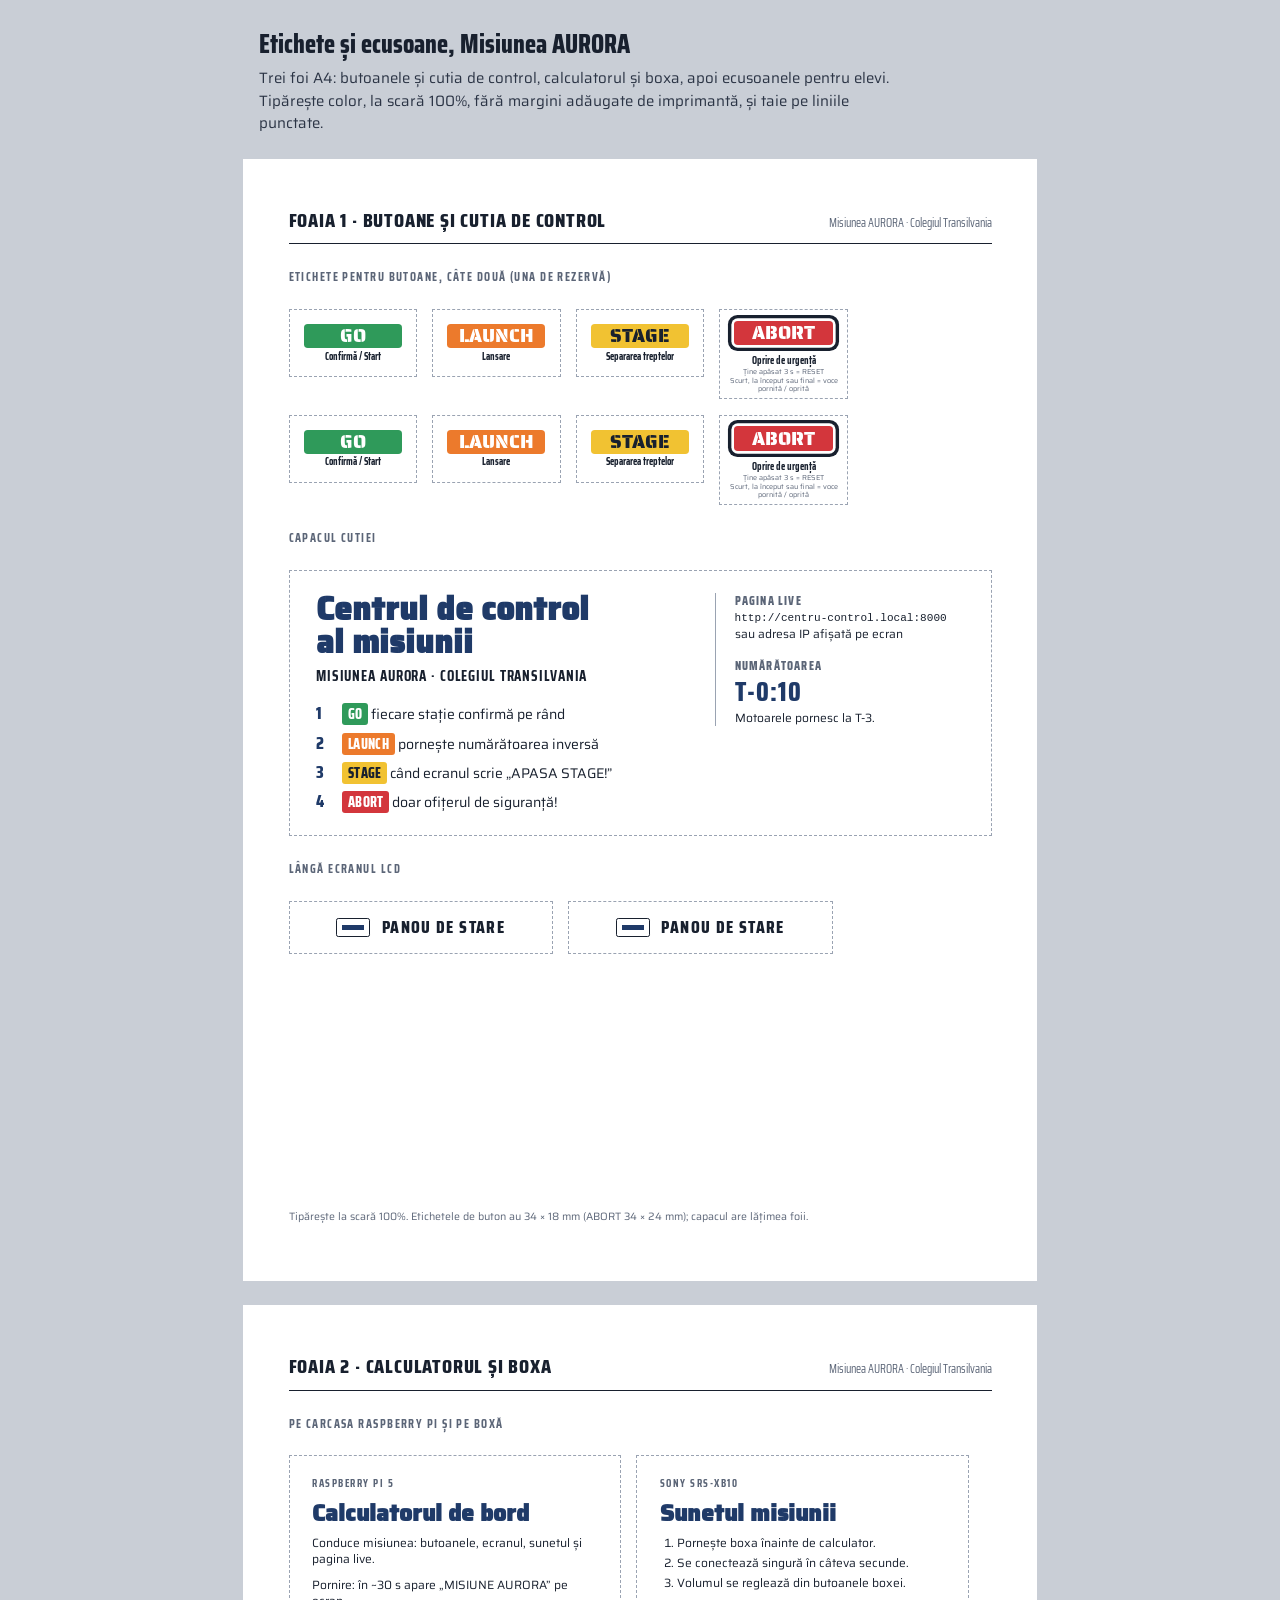
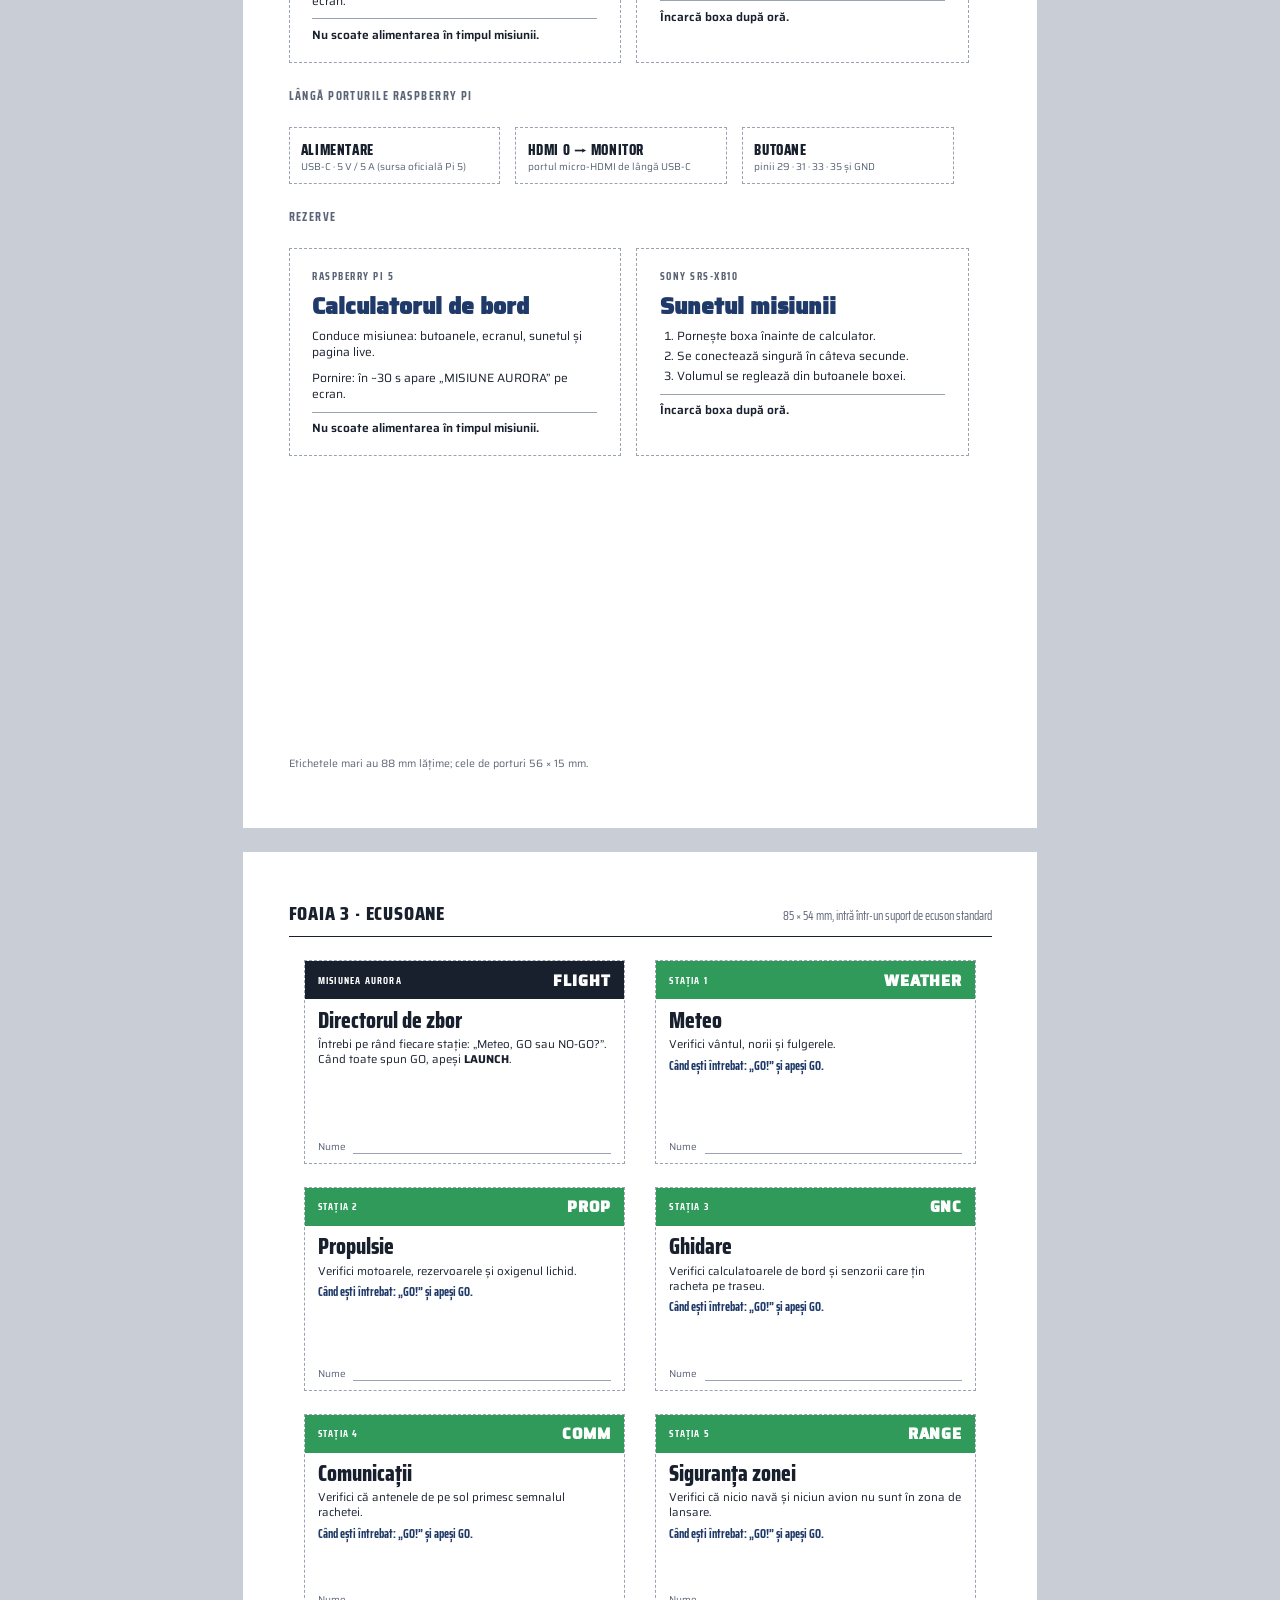
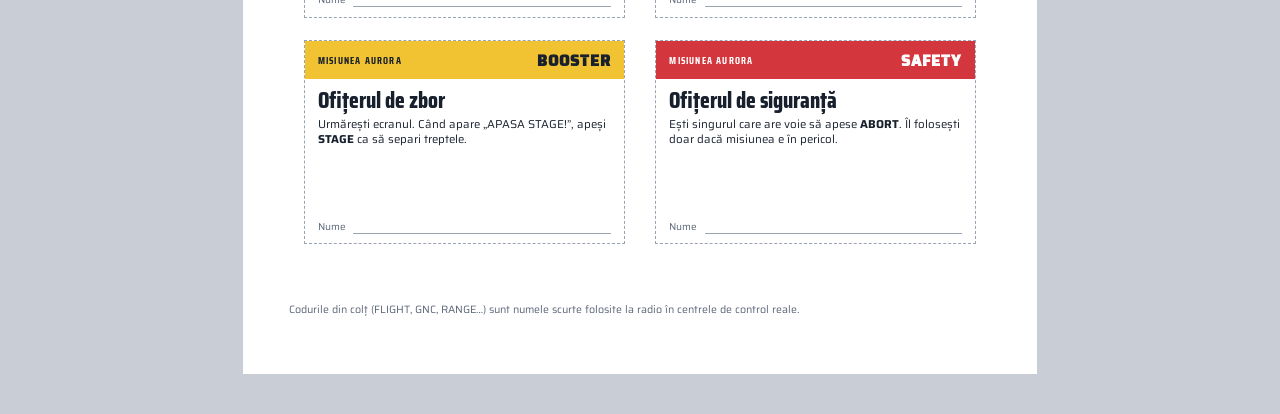
<file: docs/etichete.html>
<!doctype html>
<html lang="ro">
<head>
<meta charset="utf-8">
<meta name="viewport" content="width=device-width, initial-scale=1">
<title>Etichete Misiunea AURORA</title>
<link rel="preconnect" href="https://fonts.googleapis.com">
<link rel="preconnect" href="https://fonts.gstatic.com" crossorigin>
<link rel="stylesheet" href="https://fonts.googleapis.com/css2?family=Saira+Stencil+One&family=Saira+Condensed:wght@500;700;800&family=Saira:wght@400;600&display=swap">
<style>
/* Foi A4 albe pe un birou gri; fiecare etichetă e un dreptunghi cu margine punctată de tăiere.
   Un singur aspect (hârtie), ales intenționat: arată la fel în tema deschisă și în cea întunecată. */
:root {
  color-scheme: light;
  --desk: #c9ced6;
  --paper: #ffffff;
  --ink: #18202e;
  --muted: #5b6577;
  --rule: #9aa3b2;
  --go: #2f9a5a;
  --launch: #ec7a2c;
  --stage: #f1c232;
  --abort: #d3363c;
  --navy: #1f3a68;
  --display: "Saira Stencil One", "Arial Black", Impact, sans-serif;
  --head: "Saira Condensed", "Arial Narrow", "Helvetica Neue", Arial, sans-serif;
  --body: "Saira", "Helvetica Neue", Arial, sans-serif;
}
* { box-sizing: border-box; }
body {
  margin: 0;
  background: var(--desk);
  color: var(--ink);
  font-family: var(--body);
  -webkit-print-color-adjust: exact;
  print-color-adjust: exact;
}
.intro {
  max-width: 210mm;
  margin: 0 auto;
  padding: 24px 16px 8px;
  font-size: 15px;
  line-height: 1.5;
}
.intro h1 { font-family: var(--head); font-weight: 800; font-size: 26px; margin: 0 0 4px; text-wrap: balance; }
.intro p { margin: 0; color: #2b3445; max-width: 65ch; }
.sheets { display: grid; gap: 24px; padding: 16px 16px 40px; justify-items: center; }
.scroll { max-width: 100%; overflow-x: auto; }
.sheet {
  width: 210mm;
  min-height: 297mm;
  background: var(--paper);
  padding: 12mm;
  box-shadow: 0 2px 10px rgba(24, 32, 46, 0.25);
  display: flex;
  flex-direction: column;
  gap: 6mm;
}
.sheet-head {
  display: flex;
  justify-content: space-between;
  align-items: baseline;
  border-bottom: 0.4mm solid var(--ink);
  padding-bottom: 2mm;
  font-family: var(--head);
}
.sheet-head b { font-size: 15pt; font-weight: 800; letter-spacing: 0.04em; text-transform: uppercase; }
.sheet-head span { font-size: 9pt; color: var(--muted); }
.group-title {
  font-family: var(--head);
  font-weight: 700;
  font-size: 9pt;
  letter-spacing: 0.12em;
  text-transform: uppercase;
  color: var(--muted);
  margin: 0;
}
.cut { border: 0.3mm dashed var(--rule); }
.row { display: flex; flex-wrap: wrap; gap: 4mm; }

/* ---------- butoane ---------- */
.btn-label {
  width: 34mm;
  height: 18mm;
  padding: 1.5mm 2mm;
  display: flex;
  flex-direction: column;
  justify-content: center;
  align-items: center;
  text-align: center;
  gap: 0.6mm;
}
.btn-label .name {
  font-family: var(--display);
  font-size: 14pt;
  line-height: 1;
  padding: 1mm 2.2mm 0.6mm;
  border-radius: 1mm;
  color: #fff;
  min-width: 26mm;
}
.btn-label .what { font-family: var(--head); font-weight: 700; font-size: 7.6pt; line-height: 1.1; }
.btn-label .small { font-size: 5.4pt; line-height: 1.2; color: var(--muted); }
.go .name { background: var(--go); }
.launch .name { background: var(--launch); }
.stage .name { background: var(--stage); color: var(--ink); }
.abort .name {
  background: var(--abort);
  outline: 1.2mm solid transparent;
  box-shadow: 0 0 0 0.7mm #fff, 0 0 0 1.6mm var(--ink);
  margin: 1.7mm 0 1.9mm;
}
.abort { height: 24mm; }
.btn-grid { display: grid; grid-template-columns: repeat(4, 34mm); gap: 4mm; align-items: start; }

/* ---------- capacul cutiei ---------- */
.panel {
  padding: 6mm 7mm;
  display: grid;
  grid-template-columns: 1fr 66mm;
  gap: 6mm;
  align-items: start;
}
.panel .title { font-family: var(--display); font-size: 24pt; line-height: 1.02; margin: 0; color: var(--navy); text-wrap: balance; }
.panel .sub { font-family: var(--head); font-weight: 700; font-size: 11pt; letter-spacing: 0.06em; text-transform: uppercase; margin: 1.5mm 0 0; }
.steps { margin: 4mm 0 0; padding: 0; list-style: none; display: grid; gap: 1.8mm; counter-reset: s; }
.steps li { display: grid; grid-template-columns: 7mm 1fr; align-items: baseline; font-size: 10.5pt; line-height: 1.3; counter-increment: s; }
.steps li::before { content: counter(s); font-family: var(--head); font-weight: 800; font-size: 13pt; color: var(--navy); }
.chip { font-family: var(--head); font-weight: 800; padding: 0 1.4mm; border-radius: 0.8mm; color: #fff; letter-spacing: 0.03em; }
.chip.go { background: var(--go); }
.chip.launch { background: var(--launch); }
.chip.stage { background: var(--stage); color: var(--ink); }
.chip.abort { background: var(--abort); }
.panel aside { border-left: 0.4mm solid var(--rule); padding-left: 5mm; display: grid; gap: 4mm; font-size: 9pt; line-height: 1.35; }
.panel aside b { font-family: var(--head); font-weight: 800; font-size: 9pt; letter-spacing: 0.1em; text-transform: uppercase; display: block; color: var(--muted); }
.mono { font-family: "SFMono-Regular", Menlo, Consolas, monospace; font-size: 8.3pt; white-space: nowrap; }
.tcount { font-family: var(--head); font-weight: 800; font-size: 20pt; letter-spacing: 0.04em; color: var(--navy); font-variant-numeric: tabular-nums; }

.lcd-label { width: 70mm; height: 14mm; display: flex; align-items: center; justify-content: center; gap: 3mm; font-family: var(--head); font-weight: 800; font-size: 13pt; letter-spacing: 0.08em; text-transform: uppercase; }
.lcd-label i { width: 9mm; height: 5mm; border: 0.5mm solid var(--ink); border-radius: 0.6mm; display: inline-block; background: linear-gradient(var(--navy), var(--navy)) center / 70% 30% no-repeat; }

/* ---------- Pi și boxă ---------- */
.device { width: 88mm; padding: 5mm 6mm; display: flex; flex-direction: column; gap: 2.5mm; }
.device .kicker { font-family: var(--head); font-weight: 700; font-size: 8pt; letter-spacing: 0.14em; text-transform: uppercase; color: var(--muted); }
.device h2 { font-family: var(--display); font-size: 17pt; line-height: 1.05; margin: 0; color: var(--navy); text-wrap: balance; }
.device p, .device li { font-size: 9pt; line-height: 1.35; margin: 0; }
.device ol { margin: 0; padding-left: 4.5mm; display: grid; gap: 1mm; }
.warn { border-top: 0.3mm solid var(--rule); padding-top: 2mm; font-weight: 600; }
.port { width: 56mm; height: 15mm; padding: 2mm 3mm; display: flex; flex-direction: column; justify-content: center; }
.port b { font-family: var(--head); font-weight: 800; font-size: 11pt; letter-spacing: 0.04em; text-transform: uppercase; }
.port span { font-size: 7.5pt; color: var(--muted); line-height: 1.25; }

/* ---------- ecusoane (85 × 54 mm, format card) ---------- */
.badges { display: grid; grid-template-columns: repeat(2, 85mm); gap: 6mm 8mm; justify-content: center; }
.badge { width: 85mm; height: 54mm; display: grid; grid-template-rows: auto 1fr auto; overflow: hidden; }
.badge header { display: flex; justify-content: space-between; align-items: center; padding: 2mm 3.5mm; background: var(--navy); color: #fff; font-family: var(--head); font-weight: 700; font-size: 7.5pt; letter-spacing: 0.12em; text-transform: uppercase; }
.badge header .call { font-family: var(--display); font-size: 11pt; letter-spacing: 0.06em; }
.badge .main { padding: 2.5mm 3.5mm 0; display: flex; flex-direction: column; gap: 1.5mm; }
.badge h3 { font-family: var(--head); font-weight: 800; font-size: 17pt; line-height: 1; margin: 0; text-wrap: balance; }
.badge p { margin: 0; font-size: 8.6pt; line-height: 1.3; }
.badge .say { font-family: var(--head); font-weight: 700; font-size: 9pt; color: var(--navy); }
.badge footer { display: flex; align-items: flex-end; gap: 2mm; padding: 0 3.5mm 2.5mm; font-size: 7.5pt; color: var(--muted); }
.badge footer .line { flex: 1; border-bottom: 0.3mm solid var(--rule); height: 4mm; }
.badge.key header { background: var(--ink); }
.badge.btn-go header { background: var(--go); }
.badge.btn-stage header { background: var(--stage); color: var(--ink); }
.badge.btn-abort header { background: var(--abort); }

.note { font-size: 8pt; color: var(--muted); margin-top: auto; }

@page { size: A4; margin: 0; }
@media print {
  body { background: #fff; }
  .intro { display: none; }
  .sheets { display: block; padding: 0; }
  .scroll { overflow: visible; }
  .sheet { box-shadow: none; height: 297mm; break-after: page; page-break-after: always; }
  .sheet:last-child { break-after: auto; page-break-after: auto; }
}
</style>
</head>
<body>

<header class="intro">
  <h1>Etichete și ecusoane, Misiunea AURORA</h1>
  <p>Trei foi A4: butoanele și cutia de control, calculatorul și boxa, apoi ecusoanele pentru elevi. Tipărește color, la scară 100%, fără margini adăugate de imprimantă, și taie pe liniile punctate.</p>
</header>

<main class="sheets">

  <!-- =============== FOAIA 1 =============== -->
  <div class="scroll">
    <section class="sheet" aria-label="Foaia 1: butoane și cutia de control">
      <div class="sheet-head"><b>Foaia 1 · Butoane și cutia de control</b><span>Misiunea AURORA · Colegiul Transilvania</span></div>

      <p class="group-title">Etichete pentru butoane, câte două (una de rezervă)</p>
      <div class="btn-grid">
        <div class="btn-label cut go"><span class="name">GO</span><span class="what">Confirmă / Start</span></div>
        <div class="btn-label cut launch"><span class="name">LAUNCH</span><span class="what">Lansare</span></div>
        <div class="btn-label cut stage"><span class="name">STAGE</span><span class="what">Separarea treptelor</span></div>
        <div class="btn-label cut abort"><span class="name">ABORT</span><span class="what">Oprire de urgență</span><span class="small">Ține apăsat 3 s = RESET<br>Scurt, la început sau final = voce pornită / oprită</span></div>
        <div class="btn-label cut go"><span class="name">GO</span><span class="what">Confirmă / Start</span></div>
        <div class="btn-label cut launch"><span class="name">LAUNCH</span><span class="what">Lansare</span></div>
        <div class="btn-label cut stage"><span class="name">STAGE</span><span class="what">Separarea treptelor</span></div>
        <div class="btn-label cut abort"><span class="name">ABORT</span><span class="what">Oprire de urgență</span><span class="small">Ține apăsat 3 s = RESET<br>Scurt, la început sau final = voce pornită / oprită</span></div>
      </div>

      <p class="group-title">Capacul cutiei</p>
      <div class="panel cut">
        <div>
          <h2 class="title">Centrul de control al misiunii</h2>
          <p class="sub">Misiunea AURORA · Colegiul Transilvania</p>
          <ol class="steps">
            <li><span><span class="chip go">GO</span> fiecare stație confirmă pe rând</span></li>
            <li><span><span class="chip launch">LAUNCH</span> pornește numărătoarea inversă</span></li>
            <li><span><span class="chip stage">STAGE</span> când ecranul scrie „APASA STAGE!”</span></li>
            <li><span><span class="chip abort">ABORT</span> doar ofițerul de siguranță!</span></li>
          </ol>
        </div>
        <aside>
          <div><b>Pagina live</b><span class="mono">http://centru-control.local:8000</span><br>sau adresa IP afișată pe ecran</div>
          <div><b>Numărătoarea</b><span class="tcount">T-0:10</span><br>Motoarele pornesc la T-3.</div>
        </aside>
      </div>

      <p class="group-title">Lângă ecranul LCD</p>
      <div class="row">
        <div class="lcd-label cut"><i aria-hidden="true"></i>Panou de stare</div>
        <div class="lcd-label cut"><i aria-hidden="true"></i>Panou de stare</div>
      </div>

      <p class="note">Tipărește la scară 100%. Etichetele de buton au 34 × 18 mm (ABORT 34 × 24 mm); capacul are lățimea foii.</p>
    </section>
  </div>

  <!-- =============== FOAIA 2 =============== -->
  <div class="scroll">
    <section class="sheet" aria-label="Foaia 2: calculatorul și boxa">
      <div class="sheet-head"><b>Foaia 2 · Calculatorul și boxa</b><span>Misiunea AURORA · Colegiul Transilvania</span></div>

      <p class="group-title">Pe carcasa Raspberry Pi și pe boxă</p>
      <div class="row">
        <div class="device cut">
          <span class="kicker">Raspberry Pi 5</span>
          <h2>Calculatorul de bord</h2>
          <p>Conduce misiunea: butoanele, ecranul, sunetul și pagina live.</p>
          <p>Pornire: în ~30 s apare „MISIUNE AURORA” pe ecran.</p>
          <p class="warn">Nu scoate alimentarea în timpul misiunii.</p>
        </div>
        <div class="device cut">
          <span class="kicker">Sony SRS-XB10</span>
          <h2>Sunetul misiunii</h2>
          <ol>
            <li>Pornește boxa înainte de calculator.</li>
            <li>Se conectează singură în câteva secunde.</li>
            <li>Volumul se reglează din butoanele boxei.</li>
          </ol>
          <p class="warn">Încarcă boxa după oră.</p>
        </div>
      </div>

      <p class="group-title">Lângă porturile Raspberry Pi</p>
      <div class="row">
        <div class="port cut"><b>Alimentare</b><span>USB-C · 5 V / 5 A (sursa oficială Pi 5)</span></div>
        <div class="port cut"><b>HDMI 0 → monitor</b><span>portul micro-HDMI de lângă USB-C</span></div>
        <div class="port cut"><b>Butoane</b><span>pinii 29 · 31 · 33 · 35 și GND</span></div>
      </div>

      <p class="group-title">Rezerve</p>
      <div class="row">
        <div class="device cut">
          <span class="kicker">Raspberry Pi 5</span>
          <h2>Calculatorul de bord</h2>
          <p>Conduce misiunea: butoanele, ecranul, sunetul și pagina live.</p>
          <p>Pornire: în ~30 s apare „MISIUNE AURORA” pe ecran.</p>
          <p class="warn">Nu scoate alimentarea în timpul misiunii.</p>
        </div>
        <div class="device cut">
          <span class="kicker">Sony SRS-XB10</span>
          <h2>Sunetul misiunii</h2>
          <ol>
            <li>Pornește boxa înainte de calculator.</li>
            <li>Se conectează singură în câteva secunde.</li>
            <li>Volumul se reglează din butoanele boxei.</li>
          </ol>
          <p class="warn">Încarcă boxa după oră.</p>
        </div>
      </div>

      <p class="note">Etichetele mari au 88 mm lățime; cele de porturi 56 × 15 mm.</p>
    </section>
  </div>

  <!-- =============== FOAIA 3 =============== -->
  <div class="scroll">
    <section class="sheet" aria-label="Foaia 3: ecusoane">
      <div class="sheet-head"><b>Foaia 3 · Ecusoane</b><span>85 × 54 mm, intră într-un suport de ecuson standard</span></div>

      <div class="badges">
        <article class="badge cut key">
          <header><span>Misiunea AURORA</span><span class="call">FLIGHT</span></header>
          <div class="main">
            <h3>Directorul de zbor</h3>
            <p>Întrebi pe rând fiecare stație: „Meteo, GO sau NO-GO?”. Când toate spun GO, apeși <b>LAUNCH</b>.</p>
          </div>
          <footer>Nume<span class="line"></span></footer>
        </article>

        <article class="badge cut btn-go">
          <header><span>Stația 1</span><span class="call">WEATHER</span></header>
          <div class="main">
            <h3>Meteo</h3>
            <p>Verifici vântul, norii și fulgerele.</p>
            <p class="say">Când ești întrebat: „GO!” și apeși GO.</p>
          </div>
          <footer>Nume<span class="line"></span></footer>
        </article>

        <article class="badge cut btn-go">
          <header><span>Stația 2</span><span class="call">PROP</span></header>
          <div class="main">
            <h3>Propulsie</h3>
            <p>Verifici motoarele, rezervoarele și oxigenul lichid.</p>
            <p class="say">Când ești întrebat: „GO!” și apeși GO.</p>
          </div>
          <footer>Nume<span class="line"></span></footer>
        </article>

        <article class="badge cut btn-go">
          <header><span>Stația 3</span><span class="call">GNC</span></header>
          <div class="main">
            <h3>Ghidare</h3>
            <p>Verifici calculatoarele de bord și senzorii care țin racheta pe traseu.</p>
            <p class="say">Când ești întrebat: „GO!” și apeși GO.</p>
          </div>
          <footer>Nume<span class="line"></span></footer>
        </article>

        <article class="badge cut btn-go">
          <header><span>Stația 4</span><span class="call">COMM</span></header>
          <div class="main">
            <h3>Comunicații</h3>
            <p>Verifici că antenele de pe sol primesc semnalul rachetei.</p>
            <p class="say">Când ești întrebat: „GO!” și apeși GO.</p>
          </div>
          <footer>Nume<span class="line"></span></footer>
        </article>

        <article class="badge cut btn-go">
          <header><span>Stația 5</span><span class="call">RANGE</span></header>
          <div class="main">
            <h3>Siguranța zonei</h3>
            <p>Verifici că nicio navă și niciun avion nu sunt în zona de lansare.</p>
            <p class="say">Când ești întrebat: „GO!” și apeși GO.</p>
          </div>
          <footer>Nume<span class="line"></span></footer>
        </article>

        <article class="badge cut btn-stage">
          <header><span>Misiunea AURORA</span><span class="call">BOOSTER</span></header>
          <div class="main">
            <h3>Ofițerul de zbor</h3>
            <p>Urmărești ecranul. Când apare „APASA STAGE!”, apeși <b>STAGE</b> ca să separi treptele.</p>
          </div>
          <footer>Nume<span class="line"></span></footer>
        </article>

        <article class="badge cut btn-abort">
          <header><span>Misiunea AURORA</span><span class="call">SAFETY</span></header>
          <div class="main">
            <h3>Ofițerul de siguranță</h3>
            <p>Ești singurul care are voie să apese <b>ABORT</b>. Îl folosești doar dacă misiunea e în pericol.</p>
          </div>
          <footer>Nume<span class="line"></span></footer>
        </article>
      </div>

      <p class="note">Codurile din colț (FLIGHT, GNC, RANGE…) sunt numele scurte folosite la radio în centrele de control reale.</p>
    </section>
  </div>

</main>
</body>
</html>
</file>
